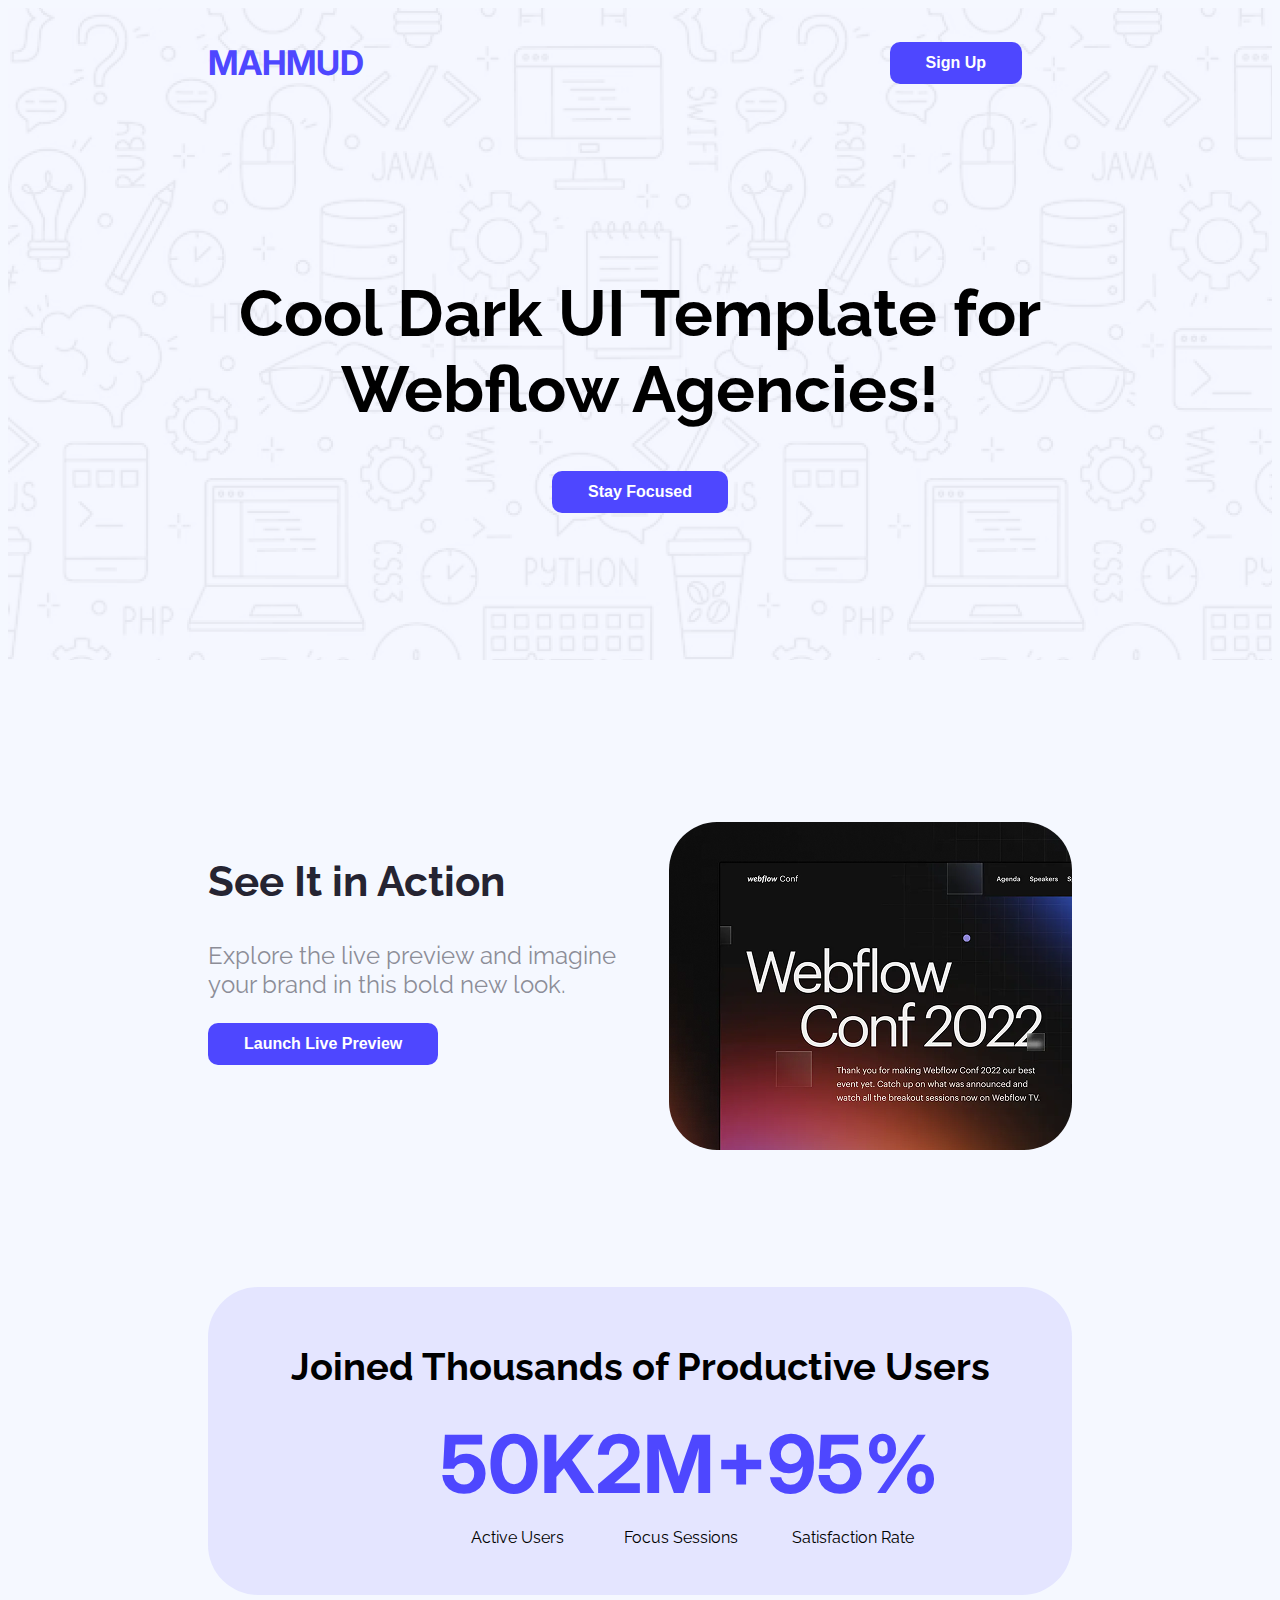
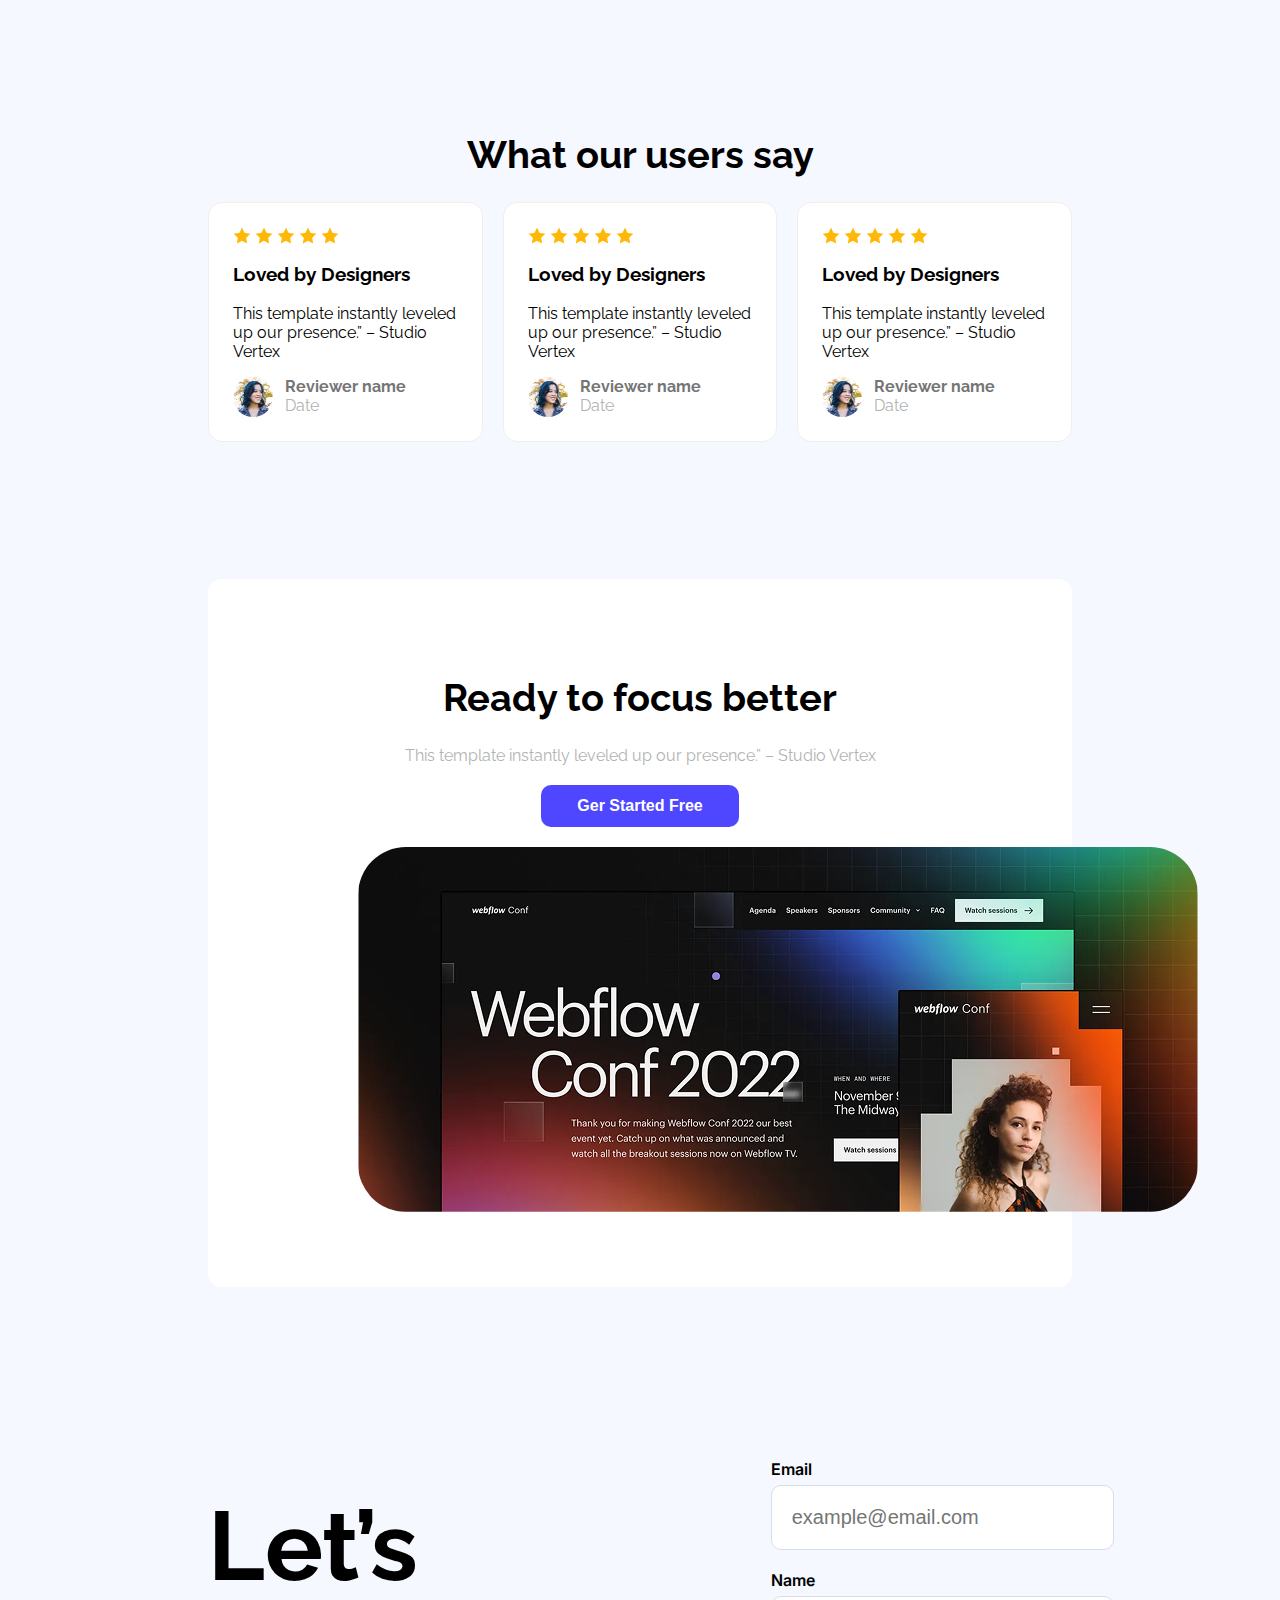
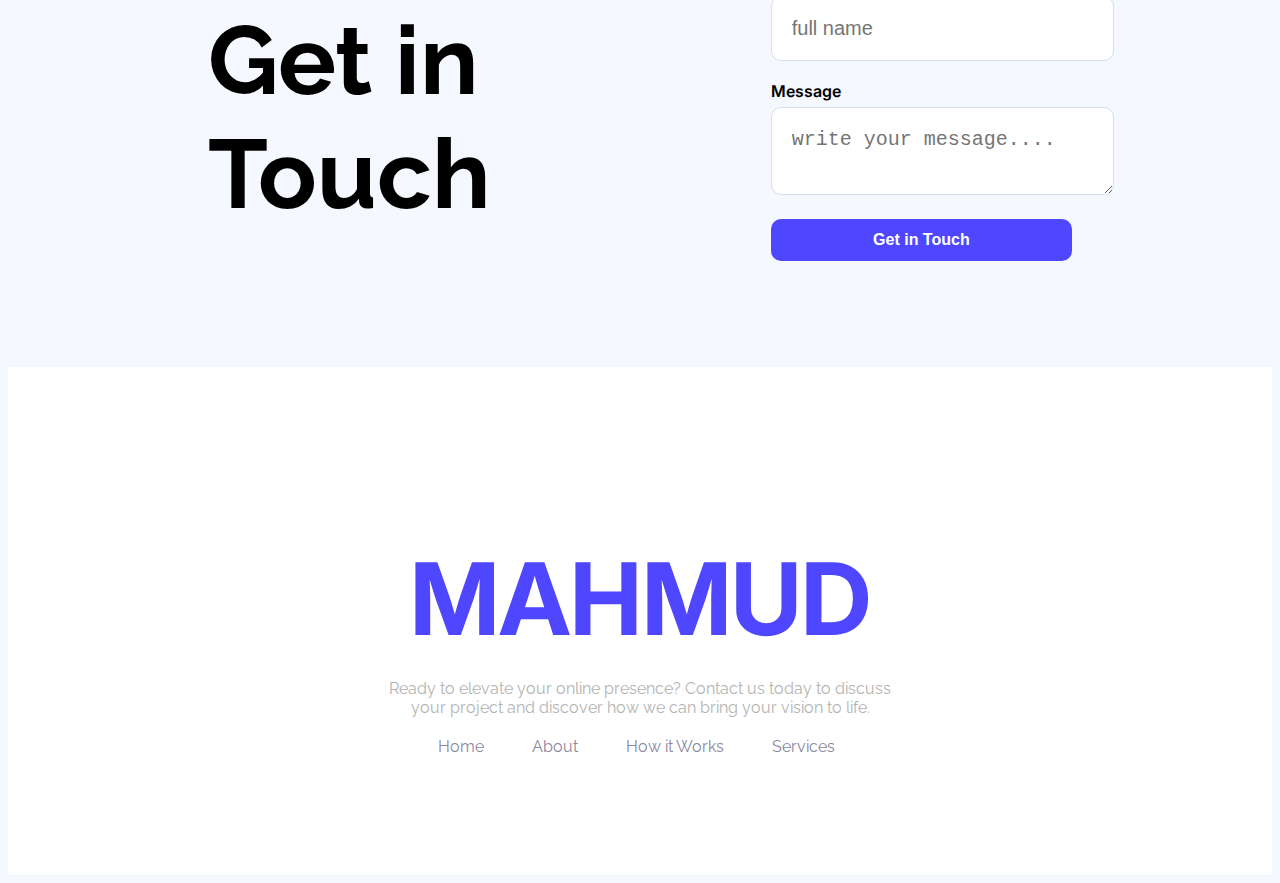
<file: index.html>
<!DOCTYPE html>
<html lang="en">
<head>
    <meta charset="UTF-8">
    <meta name="viewport" content="width=device-width, initial-scale=1.0">
    <title>Assignment One</title>
    <link rel="preconnect" href="https://fonts.googleapis.com">
    <link rel="preconnect" href="https://fonts.gstatic.com" crossorigin>
    <link href="https://fonts.googleapis.com/css2?family=Open+Sans:ital,wght@0,300..800;1,300..800&family=Raleway:ital,wght@0,100..900;1,100..900&display=swap" rel="stylesheet">
    <link rel="preconnect" href="https://fonts.googleapis.com">
    <link rel="preconnect" href="https://fonts.gstatic.com" crossorigin>
    <link href="https://fonts.googleapis.com/css2?family=Inter:ital,opsz,wght@0,14..32,100..900;1,14..32,100..900&family=Open+Sans:ital,wght@0,300..800;1,300..800&family=Raleway:ital,wght@0,100..900;1,100..900&display=swap" rel="stylesheet">
    <link rel="stylesheet" href="assignment-one.css">
</head>
<body class="raleway-normal">
    <header class="hero">
        <nav>
            <h3 class="logo inter-normal">
               MAHMUD
            </h3>
            <ul>
                <li> <a href=""> <button class="btn-primary">Sign Up</button></a></li>
            </ul>
        </nav>
    
        <div>
            <h1 class="title">Cool Dark UI Template for <br> Webflow Agencies!</h1>
           <div class="btn-center"><a href=""> <button class="btn-primary">Stay Focused</button></a></div>
        </div>
    </header>
    <main>
        <section>
            <div class="container">
                <div> <h2 class="see">See It in Action</h2>
                <p class="description">Explore the live preview and imagine your brand in this bold new look.</p>
                 <a href=""> <button class="btn-primary">Launch Live Preview</button></a>
                 </div>
                 <img class="photo" src="Image/wc-mini.png" alt="">
            </div>
        </section>


        <section>
            <div class="state-section">
                <div> <h1>Joined Thousands of Productive Users</h1></div>
                <div class="state-container">
                    <Div>
                    <h1 class="icon inter-normal"> 50K</h1>
                    <p>Active Users</p>
                    </Div>
                    <Div>
                    <h1 class="icon inter-normal"> 2M+</h1>
                    <p>Focus Sessions</p>
                    </Div>
                    <Div>
                    <h1 class="icon inter-normal"> 95%</h1>
                    <p>Satisfaction Rate</p>
                    </Div>
                </div>

            </div>
        </section>

        <section>
            <div>
                <div> <h1>What our users say</h1></div>
                    <div class="review">
                        <div class="card">
                            <div class="star">
                                <img src="Image/icon-star.png" alt="">
                                <img src="Image/icon-star.png" alt="">
                                <img src="Image/icon-star.png" alt="">
                                <img src="Image/icon-star.png" alt="">
                                <img src="Image/icon-star.png" alt="">
                            </div>

                            <h3>Loved by Designers</h3>
                            <p>This template instantly leveled up our presence.” – Studio Vertex</p>
                            <div class="reviewer">
                                <img src="Image/avatar.png" alt=""> 
                                    <div class="info">
                                        <h4>Reviewer name</h4>
                                        <p>Date</p>
                                    </div>
                            </div>
                        </div>
                        <div class="card">
                            <div class="star">
                                <img src="Image/icon-star.png" alt="">
                                <img src="Image/icon-star.png" alt="">
                                <img src="Image/icon-star.png" alt="">
                                <img src="Image/icon-star.png" alt="">
                                <img src="Image/icon-star.png" alt="">
                            </div>

                            <h3>Loved by Designers</h3>
                            <p>This template instantly leveled up our presence.” – Studio Vertex</p>
                            <div class="reviewer">
                                <img src="Image/avatar.png" alt=""> 
                                    <div class="info">
                                        <h4>Reviewer name</h4>
                                        <p>Date</p>
                                    </div>
                            </div>
                        </div>
                        <div class="card">
                            <div class="star">
                                <img src="Image/icon-star.png" alt="">
                                <img src="Image/icon-star.png" alt="">
                                <img src="Image/icon-star.png" alt="">
                                <img src="Image/icon-star.png" alt="">
                                <img src="Image/icon-star.png" alt="">
                            </div>

                            <h3>Loved by Designers</h3>
                            <p>This template instantly leveled up our presence.” – Studio Vertex</p>
                            <div class="reviewer">
                                <img src="Image/avatar.png" alt=""> 
                                    <div class="info">
                                        <h4>Reviewer name</h4>
                                        <p>Date</p>
                                    </div>
                            </div>
                        </div>
                   
                    </div>
                    </div>
            </div>
        </section>

        <section>
            <div class="focus">
                <h1>
                    Ready to focus better
                </h1>
                <p>
                    This template instantly leveled up our presence.” – Studio Vertex
                </p>
                <div class="btn-center"> <a href=""> <button class="btn-primary">Ger Started Free</button></a></div>
                <img src="Image/wc-big.png"  alt="" class="center-img">
            </div>
        </section>

        <section class="touch">
            <div class="touch-content">
                <h1> Let’s Get in Touch </h1>
            </div>
            <div class="touch-form">
                <form action="">
                    <div class="form-group inter-normal"> 
                        <label for="email">Email</label>
                        <input type="email" id="email" placeholder="example@email.com">
                    </div>

                    <div class="form-group inter-normal"> 
                        <label for="name">Name</label>
                        <input type="text" id="name" placeholder="full name">
                    </div>

                    <div class="form-group inter-normal"> 
                        <label for="message">Message</label>
                        <textarea name="message" id="message" placeholder="write your message...."></textarea>
                    </div>
                    <button type="button" class="btn-primary" id="submit-button">Get in Touch</button>
                </form>
            </div>
        </section>
    </main>
    <footer class="footer">
        <div><h1 class="inter-normal">MAHMUD</h1> </div>
        <p>Ready to elevate your online presence? Contact us today to discuss <br>
             your project and discover how we can bring your vision to life.</p>
        <ul>
            <li><a href="">Home</a></li>
            <li><a href="">About</a></li>
            <li><a href="">How it Works</a></li>
            <li><a href="">Services</a></li>
        </ul>
       
    </footer>
</body>
</html>
</file>
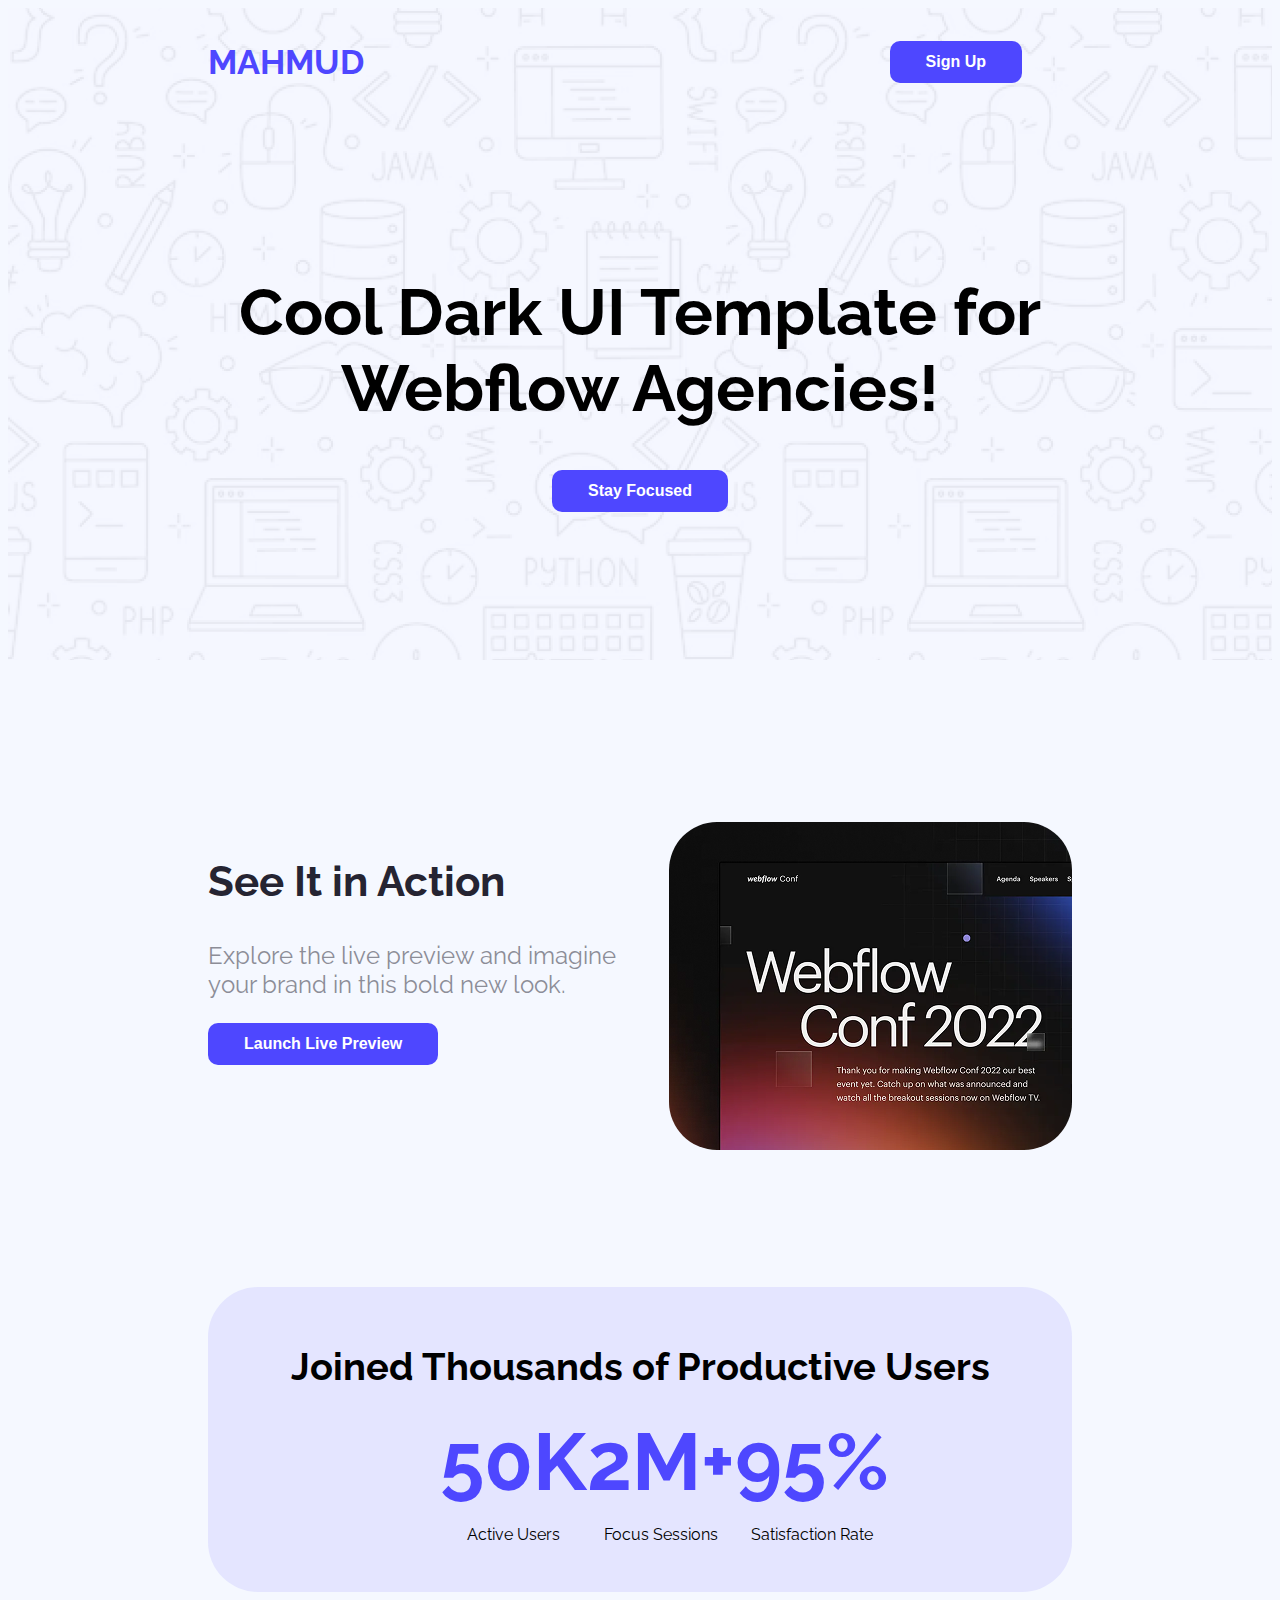
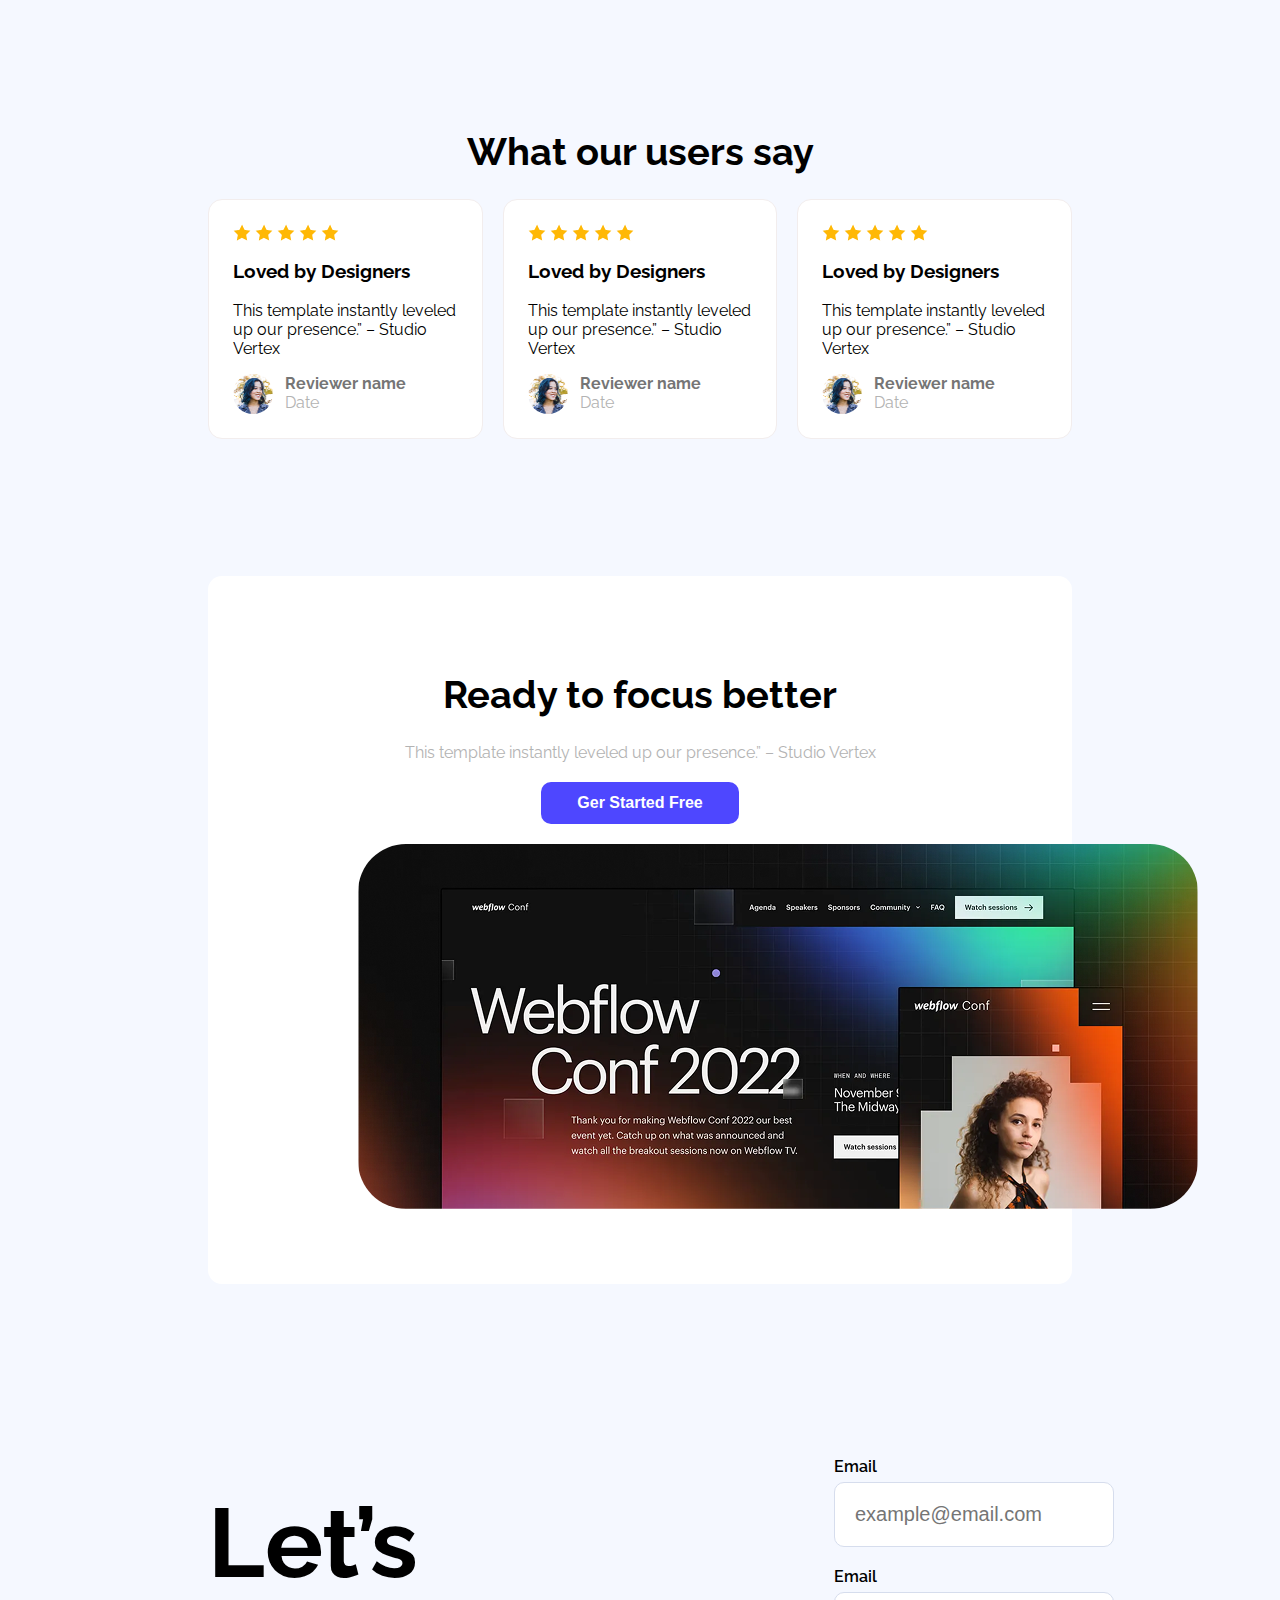
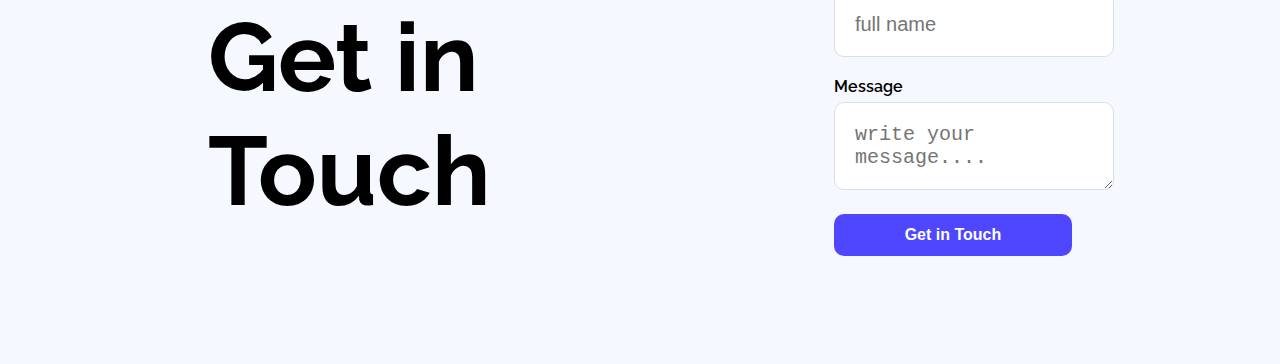
<file: assignment-one.html>
<!DOCTYPE html>
<html lang="en">
<head>
    <meta charset="UTF-8">
    <meta name="viewport" content="width=device-width, initial-scale=1.0">
    <title>Assignment One</title>
    <link rel="preconnect" href="https://fonts.googleapis.com">
    <link rel="preconnect" href="https://fonts.gstatic.com" crossorigin>
    <link href="https://fonts.googleapis.com/css2?family=Open+Sans:ital,wght@0,300..800;1,300..800&family=Raleway:ital,wght@0,100..900;1,100..900&display=swap" rel="stylesheet">
    <link rel="stylesheet" href="assignment-one.css">
</head>
<body class="raleway-normal">
    <header class="hero">
        <nav>
            <h3 class="logo">
               MAHMUD
            </h3>
            <ul>
                <li> <a href=""> <button class="btn-primary">Sign Up</button></a></li>
            </ul>
        </nav>
    
        <div>
            <h1 class="title">Cool Dark UI Template for <br> Webflow Agencies!</h1>
           <div class="btn-center"><a href=""> <button class="btn-primary">Stay Focused</button></a></div>
        </div>
    </header>
    <main>
        <section>
            <div class="container">
                <div> <h2 class="see">See It in Action</h2>
                <p class="description">Explore the live preview and imagine your brand in this bold new look.</p>
                 <a href=""> <button class="btn-primary">Launch Live Preview</button></a>
                 </div>
                 <img class="photo" src="Image/wc-mini.png" alt="">
            </div>
        </section>


        <section>
            <div class="state-section">
                <div> <h1>Joined Thousands of Productive Users</h1></div>
                <div class="state-container">
                    <Div>
                    <h1 class="icon"> 50K</h1>
                    <p>Active Users</p>
                    </Div>
                    <Div>
                    <h1 class="icon"> 2M+</h1>
                    <p>Focus Sessions</p>
                    </Div>
                    <Div>
                    <h1 class="icon"> 95%</h1>
                    <p>Satisfaction Rate</p>
                    </Div>
                </div>

            </div>
        </section>

        <section>
            <div>
                <div> <h1>What our users say</h1></div>
                    <div class="review">
                        <div class="card">
                            <div class="star">
                                <img src="Image/icon-star.png" alt="">
                                <img src="Image/icon-star.png" alt="">
                                <img src="Image/icon-star.png" alt="">
                                <img src="Image/icon-star.png" alt="">
                                <img src="Image/icon-star.png" alt="">
                            </div>

                            <h3>Loved by Designers</h3>
                            <p>This template instantly leveled up our presence.” – Studio Vertex</p>
                            <div class="reviewer">
                                <img src="Image/avatar.png" alt=""> 
                                    <div class="info">
                                        <h4>Reviewer name</h4>
                                        <p>Date</p>
                                    </div>
                            </div>
                        </div>
                        <div class="card">
                            <div class="star">
                                <img src="Image/icon-star.png" alt="">
                                <img src="Image/icon-star.png" alt="">
                                <img src="Image/icon-star.png" alt="">
                                <img src="Image/icon-star.png" alt="">
                                <img src="Image/icon-star.png" alt="">
                            </div>

                            <h3>Loved by Designers</h3>
                            <p>This template instantly leveled up our presence.” – Studio Vertex</p>
                            <div class="reviewer">
                                <img src="Image/avatar.png" alt=""> 
                                    <div class="info">
                                        <h4>Reviewer name</h4>
                                        <p>Date</p>
                                    </div>
                            </div>
                        </div>
                        <div class="card">
                            <div class="star">
                                <img src="Image/icon-star.png" alt="">
                                <img src="Image/icon-star.png" alt="">
                                <img src="Image/icon-star.png" alt="">
                                <img src="Image/icon-star.png" alt="">
                                <img src="Image/icon-star.png" alt="">
                            </div>

                            <h3>Loved by Designers</h3>
                            <p>This template instantly leveled up our presence.” – Studio Vertex</p>
                            <div class="reviewer">
                                <img src="Image/avatar.png" alt=""> 
                                    <div class="info">
                                        <h4>Reviewer name</h4>
                                        <p>Date</p>
                                    </div>
                            </div>
                        </div>
                   
                    </div>
                    </div>
            </div>
        </section>

        <section>
            <div class="focus">
                <h1>
                    Ready to focus better
                </h1>
                <p>
                    This template instantly leveled up our presence.” – Studio Vertex
                </p>
                <div class="btn-center"> <a href=""> <button class="btn-primary">Ger Started Free</button></a></div>
                <img src="Image/wc-big.png"  alt="" class="center-img">
            </div>
        </section>

        <section class="touch">
            <div class="touch-content">
                <h1> Let’s Get in Touch </h1>
            </div>
            <div>
                <form action="">
                    <div class="form-group"> 
                        <label for="email">Email</label>
                        <input type="email" placeholder="example@email.com">
                    </div>

                    <div class="form-group"> 
                        <label for="name">Email</label>
                        <input type="text" placeholder="full name">
                    </div>

                    <div class="form-group"> 
                        <label for="message">Message</label>
                        <textarea name="message" id="" placeholder="write your message...."></textarea>
                    </div>
                    <a href=""> <button class="btn-primary" id="submit-button">Get in Touch</button></a>
                </form>
            </div>
        </section>
    </main>
    <footer>

    </footer>
</body>
</html>
</file>
<file: assignment-one.css>
.raleway-normal {
  font-family: "Raleway", sans-serif;
  font-optical-sizing: auto;
  font-style: normal;
  background-color: #F5F8FF;
}


.inter-normal {
  font-family: "Inter", sans-serif;
  font-optical-sizing: auto;
  font-style: normal;
}

/*background image*/

.hero{
    background-image: url(Image/Hero-bg.png);
    background-repeat: no-repeat;
    height: 698px;
  
}
/* Nav style */
nav{
    display: flex;
    align-items: center;
    justify-content: space-between;
    margin: 0px 200px;
}

.logo{
    font-size: 34px;
    font-weight: 900px;
    color: #4E47FF;
}

nav ul li{
    list-style: none;
    margin-right: 50px;
}

.title{
    text-align: center;
    font-size: 65px;
    font-weight: bold;
    margin-top: 158px;
}

.btn-primary{
    background-color: #4E47FF;
    color: white;
    font-weight: bold;
    font-size: 16px;
    padding: 12px 36px;
    border-radius: 10px;
   border: none;
   text-decoration: none;
   cursor: pointer;
}

.container{
    display: flex;
    justify-content: space-between;
    margin: 116px 200px;
    gap: 30px;
}
.photo{
    height: 328px;
    width: 403px;
    border-radius: 48px;
}
.see{
    font-size: 42px;
    font-weight: bold;
    color: #252432;
}
.description{
    font-size: 24px;
    color: #252432;
    opacity: 0.5;
}

h1{
    text-align: center;
    font-size: 38px;
    font-weight: bold;
}
.state-container{
    display: flex;
    align-items: center;
    justify-content: space-between;
    margin: 0px 200px;
    
}

.state-section{
    background-color: rgba(78, 71, 255, 0.1);
    border-radius: 50px;
    margin: 137px 200px;
    padding: 32px;
    text-align: center;
}

.icon{
    color: #4E47FF;
    font-size: 80px;
    font-weight: bold;
    margin: 0;
}


.star{
    display: flex;
    gap: 4px;
}

.review{
    display: flex;
    gap: 20px;
    align-items: center;
    justify-content: space-between;
    margin: 0px 200px;
}
.reviewer{
    display: flex;
}
.reviewer img{
    width: 40px;
    height: 40px;
    border-radius: 50%;
}

.info{
    margin-left: 12px;
}
.info h4{
    margin: 0;
    font-size: 16px;
    color: #757575;
}
.info p{
    margin: 0;
    font-size: 16px;
    color: #B3B3B3;
}
.card{
    background-color: white;
    border:1px solid #F2EDED;
    padding: 24px;
    border-radius: 14px;
    width: 366px;
}

/* Ready to focus better */
.focus{
    background-color: white;
    margin: 137px 200px;
    padding: 71px 150px;
    border-radius: 14px;
}

.focus p{
    margin: 0;
    font-size: 16px;
    color: #B3B3B3;
    text-align: center;
    margin-bottom: 20px;
}

.center-img{
    border-radius: 48px;

}
.btn-center{
    text-align: center;
    margin-bottom: 20px;
}

/* Let’s Get in Touch */

.touch{
    display: flex;
    align-items: center;
    justify-content: space-between;
    margin: 0px 200px;
    margin-bottom: 71px;
}
.touch-content h1{
    font-size: 97px;
    font-weight: bold;
    text-align: left;
    width: 50%;
}
.touch-form{
    width: 50%;
}

.form-group{
    margin-bottom: 20px;
}
label{
    margin-bottom: 10px;
    font-weight: 600;
    display: block;
}
.form-group input, 
.form-group textarea{
    padding: 20px;
    width: 100%; 
    background-color: white; 
    border: 1px solid #D6DDED ;
    border-radius: 10px;
    font-size: 20px;
    color: #808080;
}
.form-group label{
    margin-bottom: 6px;
}
#submit-button{
    width: 100%;
}
.footer{
    padding-top: 104px;
    background-color: white;
    text-align: center;
    padding-bottom: 103px;
}
ul{
    display: flex; 
    justify-content: center;
    
   
}
footer h1{
    font-size: 100px;
    font-weight: bolder;
    color: #4E47FF;
    margin-bottom: 20px;
}

footer p{
    font-size: 16px;
    color: #B3B3B3;
    text-align: center;
    margin-bottom: 20px;
}
ul li{
    list-style: none;
    margin-right: 48px;
    
}
ul li a{
     text-decoration: none;
     color: #8987A1;
}
</file>
